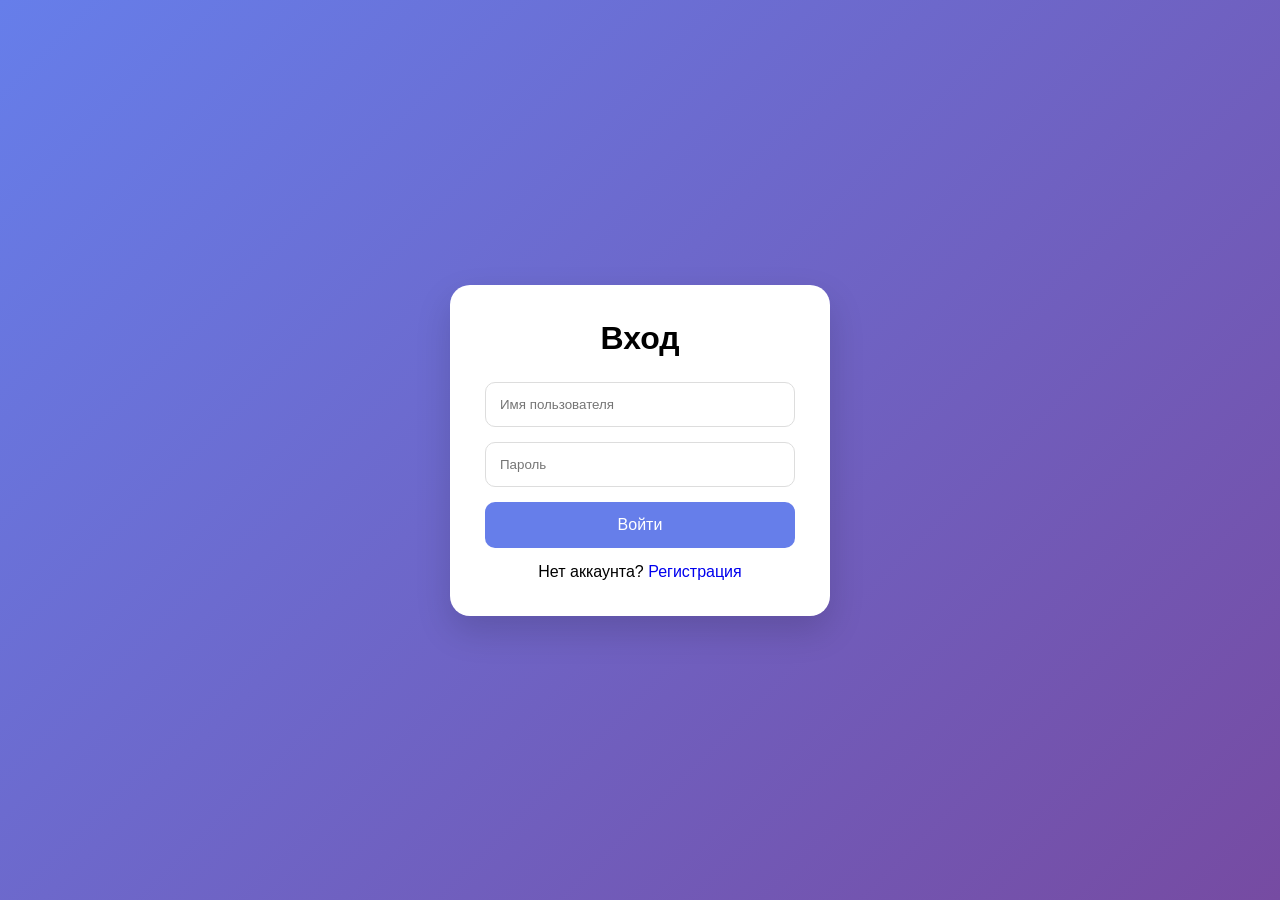
<file: index.html>
<!DOCTYPE html>
<html lang="ru">
<head>
    <meta charset="UTF-8">
    <title>Вход</title>
    <link rel="stylesheet" href="style.css">
</head>
<body>

<div class="card">
    <h1>Вход</h1>

    <input id="loginUsername" type="text" placeholder="Имя пользователя">

    <input id="loginPassword" type="password" placeholder="Пароль">

    <button onclick="login()">Войти</button>

    <p>
        Нет аккаунта?
        <a href="register.html">Регистрация</a>
    </p>
</div>

<script src="script.js"></script>

</body>
</html>
</file>
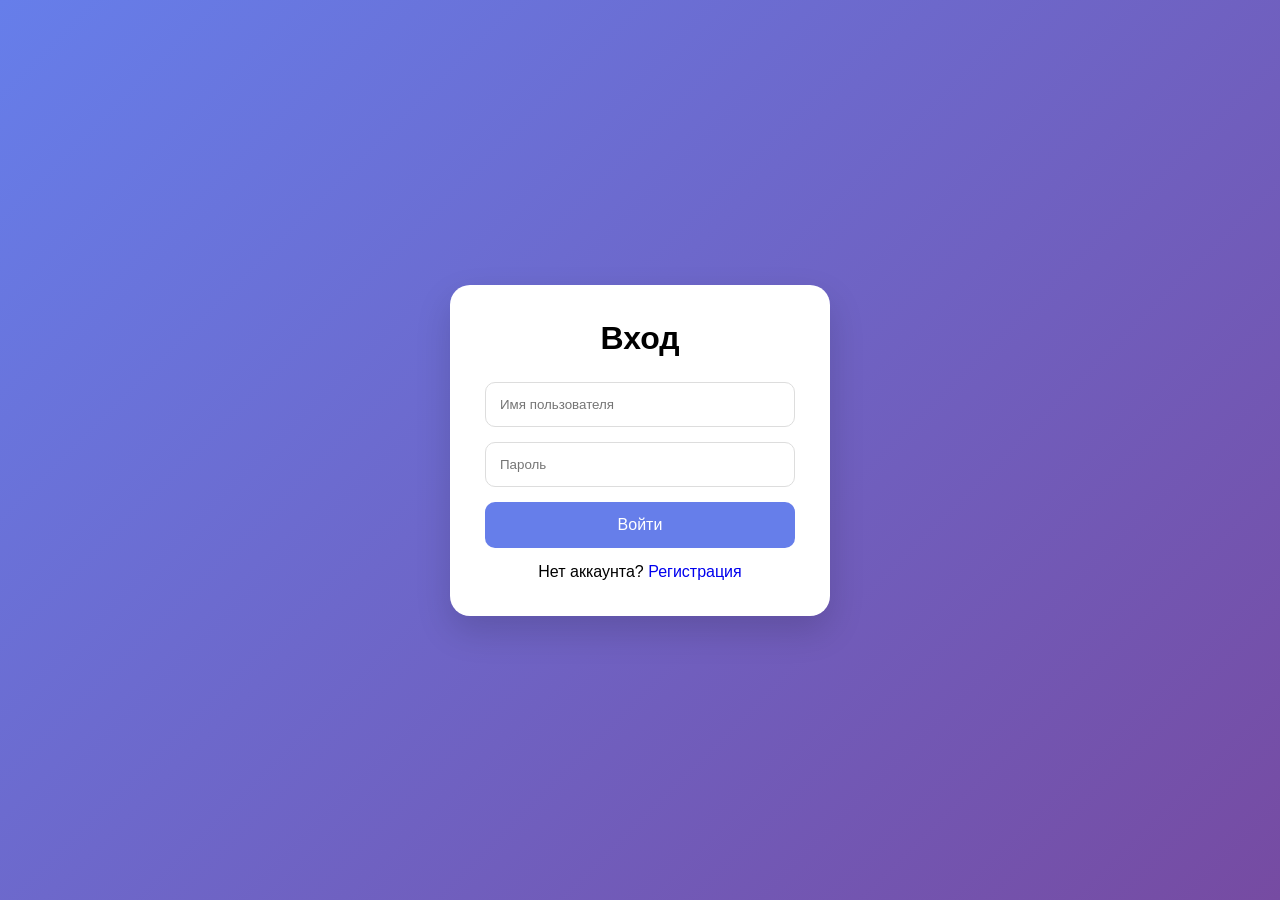
<file: dashboard.html>
<!DOCTYPE html>
<html lang="ru">
<head>
    <meta charset="UTF-8">
    <title>Личный кабинет</title>
    <link rel="stylesheet" href="style.css">
</head>
<body>

<div class="card">
    <h1 id="welcome"></h1>

     <div id="profile"></div>

    <button onclick="logout()">
        Выйти
    </button>
</div>

<script src="script.js"></script>

</body>
</html>
</file>
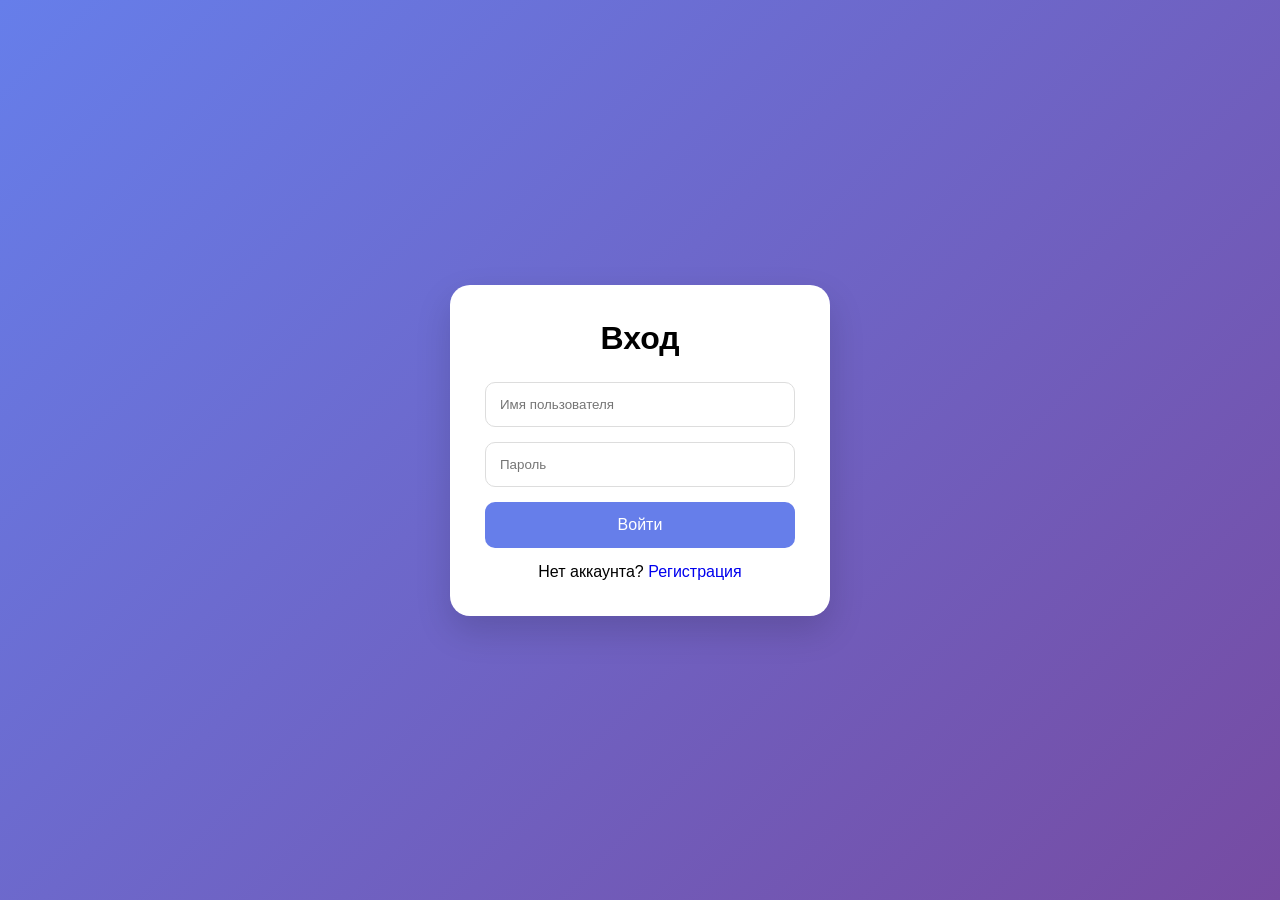
<file: login.html>
<!DOCTYPE html>
<html lang="ru">
<head>
    <meta charset="UTF-8">
    <title>Вход</title>
    <link rel="stylesheet" href="style.css">
</head>
<body>

<div class="card">
    <h1>Вход</h1>

    <input id="loginUsername" type="text" placeholder="Имя пользователя">

    <input id="loginPassword" type="password" placeholder="Пароль">

    <button onclick="login()">Войти</button>

    <p>
        Нет аккаунта?
        <a href="register.html">Регистрация</a>
    </p>
</div>

<script src="script.js"></script>

</body>
</html>
</file>
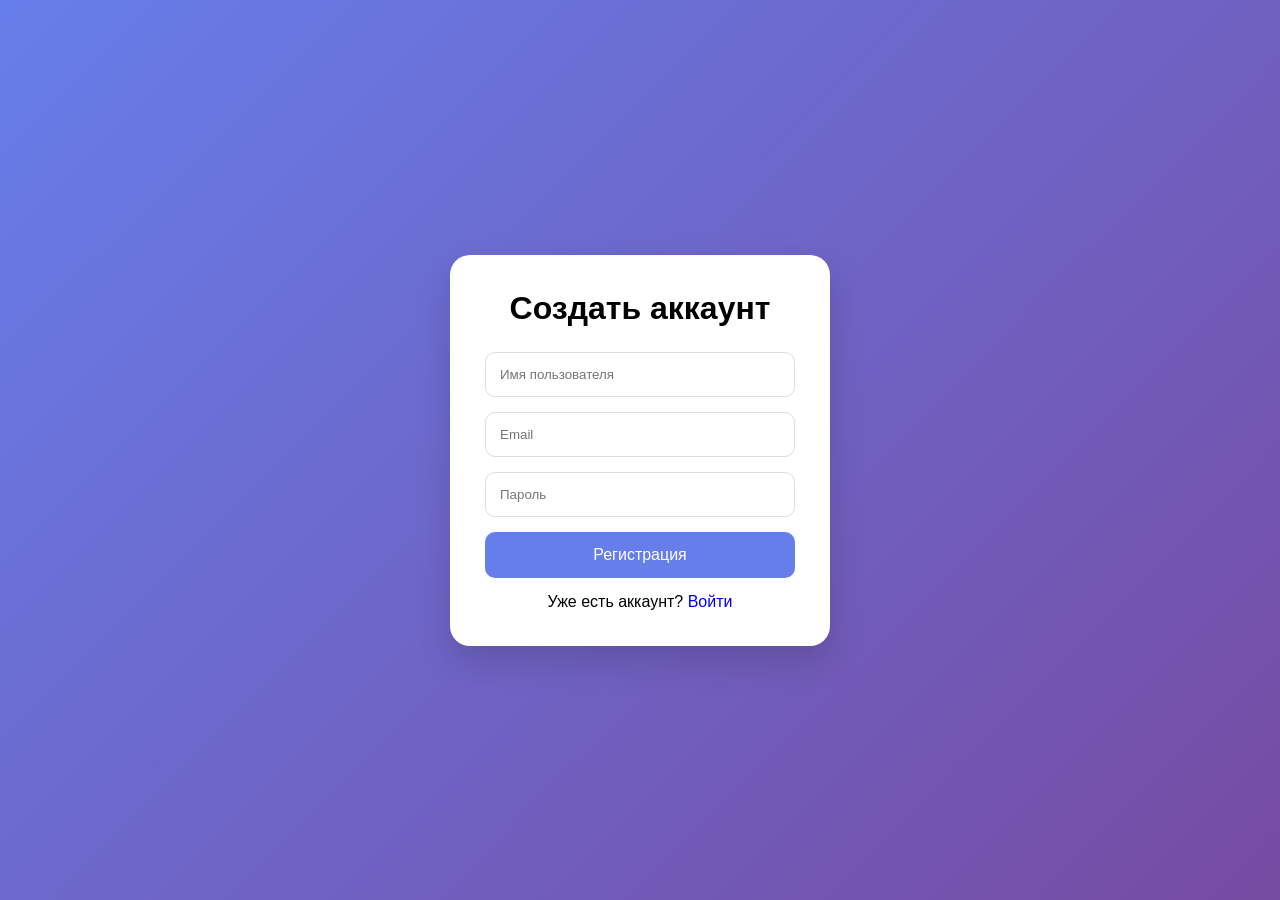
<file: register.html>
<!DOCTYPE html>
<html lang="ru">
<head>
    <meta charset="UTF-8">
    <title>Регистрация</title>
    <link rel="stylesheet" href="style.css">
</head>
<body>

<div class="card">
    <h1>Создать аккаунт</h1>

    <input id="username" type="text" placeholder="Имя пользователя">

    <input id="email" type="email" placeholder="Email">

    <input id="password" type="password" placeholder="Пароль">

    <button onclick="register()">Регистрация</button>

    <p>
        Уже есть аккаунт?
        <a href="index.html">Войти</a>
    </p>
</div>

<script src="script.js"></script>

</body>
</html>
</file>
<file: style.css>
*{
    margin:0;
    padding:0;
    box-sizing:border-box;
}

body{
    min-height:100vh;
    display:flex;
    justify-content:center;
    align-items:center;

    font-family:Segoe UI,sans-serif;

    background:linear-gradient(
        135deg,
        #667eea,
        #764ba2
    );
}

.card{
    width:380px;

    background:white;

    padding:35px;

    border-radius:20px;

    box-shadow:
    0 15px 35px rgba(0,0,0,.15);
}

h1{
    text-align:center;
    margin-bottom:25px;
}

input{
    width:100%;

    padding:14px;

    margin-bottom:15px;

    border:1px solid #ddd;

    border-radius:10px;

    outline:none;
}

input:focus{
    border-color:#667eea;
}

button{
    width:100%;

    padding:14px;

    border:none;

    border-radius:10px;

    background:#667eea;

    color:white;

    font-size:16px;

    cursor:pointer;
}

button:hover{
    background:#5468d4;
}

p{
    margin-top:15px;
    text-align:center;
}

a{
    text-decoration:none;
}
</file>
